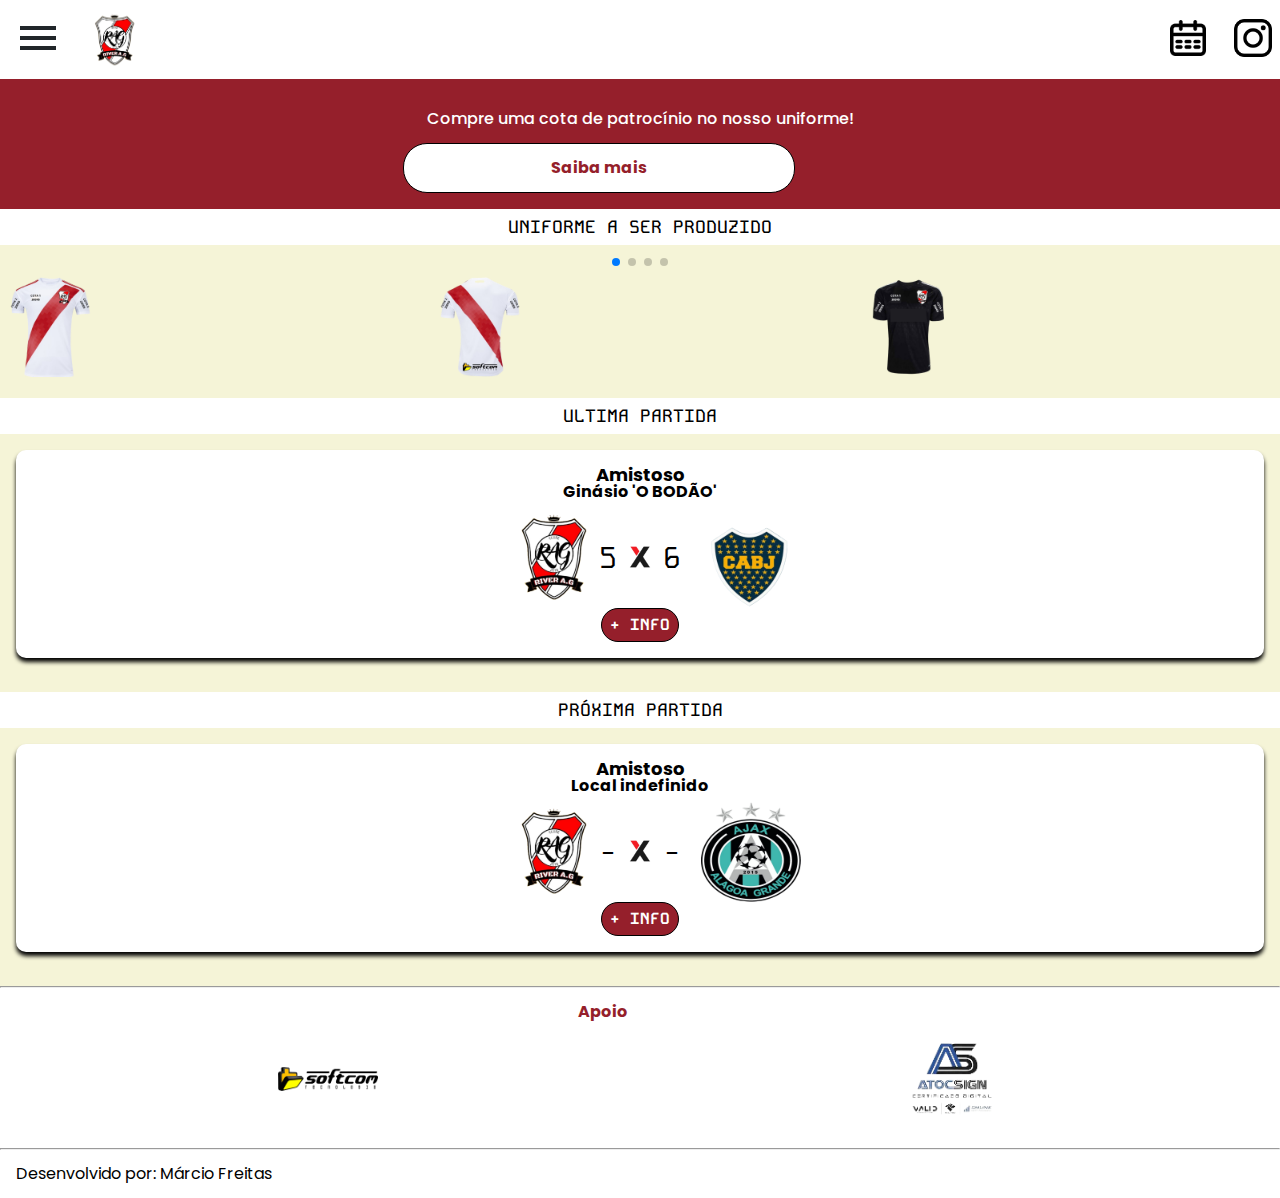
<file: index.html>
<!DOCTYPE html>
<html lang="pt-br">
<head>
    <meta charset="UTF-8">
    <meta name="viewport" content="width=device-width, initial-scale=1.0">
    <title>River A.G</title>
    <link rel="icon" href="./img/riverag.png" type="image/png">
    <link rel="stylesheet" href="reset.css">
    <link rel="preconnect" href="https://fonts.googleapis.com">
    <link rel="preconnect" href="https://fonts.gstatic.com" crossorigin>
    <link href="https://fonts.googleapis.com/css2?family=Kode+Mono:wght@400..700&display=swap" rel="stylesheet">
    <link href="https://fonts.googleapis.com/css2?family=Kode+Mono:wght@400..700&family=Poppins:ital,wght@0,100;0,200;0,300;0,400;0,500;0,600;0,700;0,800;0,900;1,100;1,200;1,300;1,400;1,500;1,600;1,700;1,800;1,900&display=swap" rel="stylesheet">
    <link href="https://fonts.googleapis.com/css2?family=Poppins:wght@300;400;500;700&display=swap" rel="stylesheet">
    <link rel="stylesheet" href="https://cdn.jsdelivr.net/npm/swiper@11/swiper-bundle.min.css"/>
    <link rel="stylesheet" href="styles.css">
</head>

<body>
    <header class="cabeçalho">
        <div class="container">
            
                <input type="checkbox" id="menu" class="container__botao">
                <label for="menu">
                    <span class="cabeçalho__menu-hamburguer container__imagem"></span>
                </label>
            
            <ul class="lista-menu">
                <li class="lista-menu__item">
                    <a href="./pages/partidas.html" class="lista-menu__link">Partidas</a>
                </li>
                <li class="lista-menu__item">
                    <a href="./pages/historia.html" class="lista-menu__link">História</a>
                </li>
                <li class="lista-menu__item">
                    <a href="./pages/elenco.html" class="lista-menu__link">Elenco</a>
                </li>
                <li class="lista-menu__item">
                    <a href="./pages/patrocinadores.html" class="lista-menu__link">Patrocinadores</a>
                </li>
            </ul>
            <img src="img/riverag.png" alt="Logo do River A.G" class="container__imagem">
            
        </div>

        <div class="container">
            <a href="./pages/agenda.html" class="container__link">
                <img src="img/agenda.png" alt="Agenda" class="container__imagem">
                <p class="container__texto">Agenda</p>
            </a>
            <a href="https://www.instagram.com/riveragfutsal" class="container__link">
                <img src="img/contato.png" alt="Contato" class="container__imagem__contato">
                <p class="container__texto">Contato</p>
            </a>
        </div>  
    </header>
    <section class="banner">
       
        <p class="banner__texto">Compre uma cota de patrocínio no nosso uniforme!</p>
        <a href="./pages/patrocinadores.html" class="botoes__ancora">Saiba mais</a>
    </section>

    <section class="carrossel">
        <h2 class="carrossel__titulo">Uniforme a ser produzido</h2>
        <!-- Slider main container -->
    <div class="swiper">
        <!-- Additional required wrapper -->

        <!-- If we need pagination -->
        <div class="swiper-pagination"></div>

        <div class="swiper-wrapper">
        <!-- Slides -->
        <div class="swiper-slide"><img class="carrossel__img" src="img/camisafrente.png" alt="Frente da camisa do River A.G"></div>
        <div class="swiper-slide"><img class="carrossel__img" src="img/camisacostas.png" alt="Costas da camisa do River A.G"></div>
        <div class="swiper-slide"><img class="carrossel__img" src="img/goleirofrente.png" alt="Frente da camisa do River A.G"></div>
        <div class="swiper-slide"><img class="carrossel__img" src="img/goleirocostas.png" alt="Frente da camisa do River A.G"></div>
        <div class="swiper-slide"><img class="carrossel__img" src="img/shortfrente.png" alt="Frente do short do River A.G"></div>
        <div class="swiper-slide"><img class="carrossel__img" src="img/shortcostas.png" alt="Costas do short do River A.G"></div>
        </div>
        
    
        <!-- If we need navigation buttons -->
        <div class="swiper-button-prev"></div>
        <div class="swiper-button-next"></div>
    
    </div>

    </section>

    <section class="carrossel">
        <h2 class="carrossel__titulo">Ultima partida</h2>
    <div class="card">
        <!-- 1º linha -->
        <div class="card__descricao">
            <!-- 1º coluna -->
            <div class="descricao">
                <h2 class="descricao__titulo-jogo">Amistoso </h2>
                <h3 class="descricao__titulo"> Ginásio 'O BODÃO' </h3> 
            </div>   
        </div>        

    <!-- 2º linha -->
        <div class="card__botoes">
            <!-- 1º coluna -->
            <ul class="botoes">
                <li class="botoes__item"><img class="card__img" src="img/riverag.png" alt="Escudo do River A.G>"> </li>
                <li class="botoes__item"><p class="card__placar">5</p></li>
                <li class="botoes__item"><img class="card__x" src="img/x.png" alt="Versus"></li>
                <li class="botoes__item"><p class="card__placar">6</p></li>
                <li class="botoes__item"><img class="card__img" src="img/boca.png" alt="Escudo do Boca Juniors"></li>
            </ul>
        </div>
        
        <div class="card__botoes">
            <a href="./pages/partidas.html" class="botoes__ancora__info">+ INFO</a>
            
        </div>
    </div>        
    </section>

        <!-- DIVISAO -->

    
        <section class="carrossel">
            <h2 class="carrossel__titulo">Próxima partida</h2>
        <div class="card">
            <!-- 1º linha -->
            <div class="card__descricao">
                <!-- 1º coluna -->
                <div class="descricao">
                    <h2 class="descricao__titulo-jogo">Amistoso </h2>
                    <h3 class="descricao__titulo"> Local indefinido </h3> 
                </div>   
            </div>        
    
        <!-- 2º linha -->
            <div class="card__botoes">
                <!-- 1º coluna -->
                <ul class="botoes">
                    <li class="botoes__item"><img class="card__img" src="img/riverag.png" alt="Escudo do River A.G>"> </li>
                    <li class="botoes__item"><p class="card__placar">-</p></li>
                    <li class="botoes__item"><img class="card__x" src="img/x.png" alt="Versus"></li>
                    <li class="botoes__item"><p class="card__placar">-</p></li>
                    <li class="botoes__item"><img class="card__img" src="img/ajax.png" alt="Escudo do Boca Juniors"></li>
                </ul>
            </div>
            
            <div class="card__botoes">
                <a href="./pages/agenda.html" class="botoes__ancora__info">+ INFO</a>
                
            </div>
        </div>        
        </section>

    <hr/>

    <footer class="rodape">
        <h2 class="rodape__apoio">Apoio</h2>
        <div class="rodape__logos">
            <a href="https://www.instagram.com/softcomfranquiavaledaborborema/"><img src="./img/logosoftcom.png" class="rodape__img"></a>
            <a href="https://wa.me/5583991163621"> <img src="./img/logoatoc.png" class="rodape__img"></a>
        </div>
    </footer>
    <hr>
    <footer class="rodape">
        <h2 class="rodape__titulo">Desenvolvido por: Márcio Freitas</h2>
    </footer>   

    <script src="https://cdn.jsdelivr.net/npm/swiper@11/swiper-bundle.min.js">      
    </script>
    <script>
        const swiper = new Swiper('.swiper', {
            spaceBetween: 10,
            slidesPerView: 3,
            pagination: {
                el: ".swiper-pagination" ,
                type: "bullets" ,            
            },    
        });
    </script>  
</body>

</html>
</file>
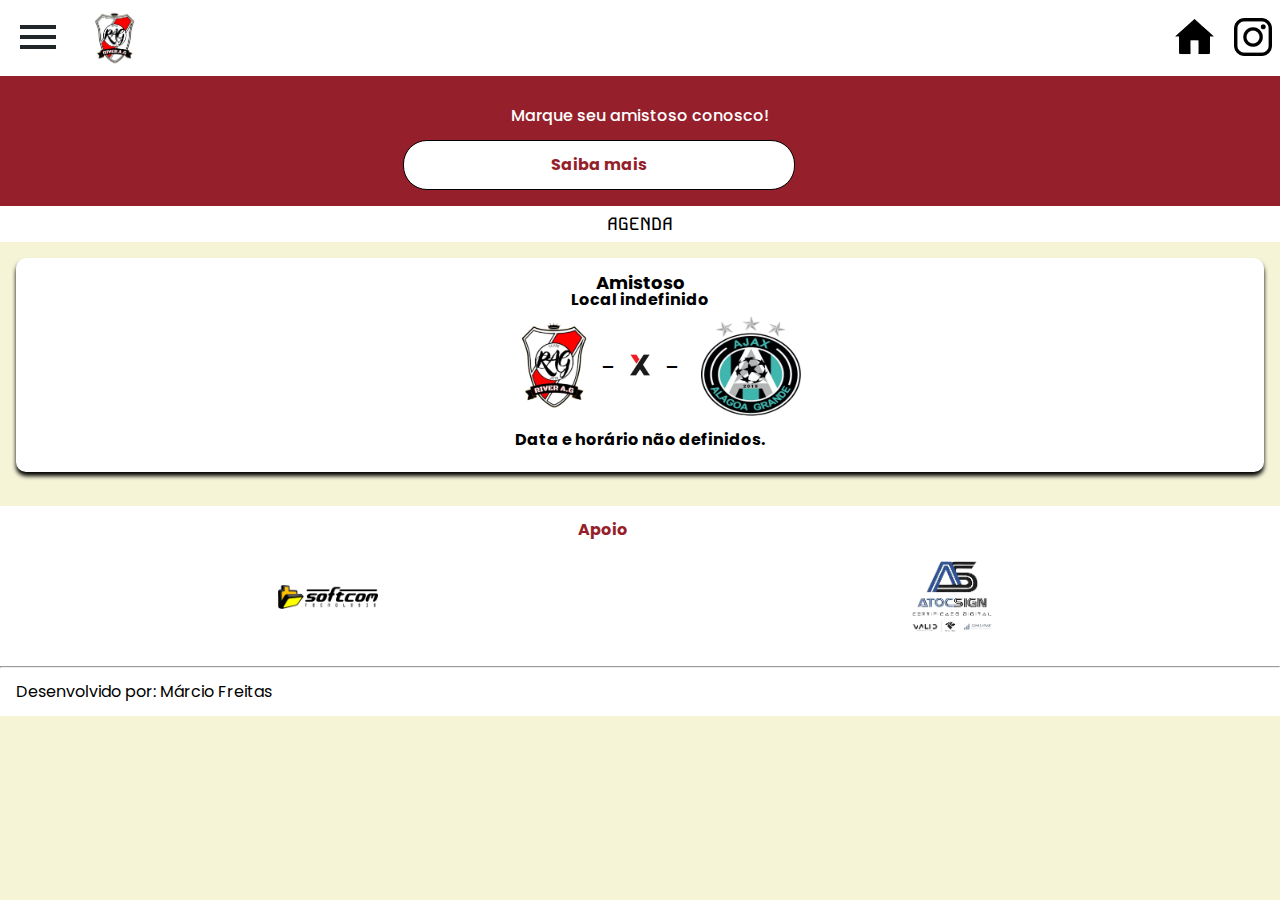
<file: pages/agenda.html>
<!DOCTYPE html>
<html lang="pt-br">
<head>
    <meta charset="UTF-8">
    <meta name="viewport" content="width=device-width, initial-scale=1.0">
    <title>River A.G</title>
    <link rel="icon" href="../img/riverag.png" type="image/png">
    <link rel="stylesheet" href="../reset.css">
    <link rel="preconnect" href="https://fonts.googleapis.com">
    <link rel="preconnect" href="https://fonts.gstatic.com" crossorigin>
    <link href="https://fonts.googleapis.com/css2?family=Kode+Mono:wght@400..700&display=swap" rel="stylesheet">
    <link href="https://fonts.googleapis.com/css2?family=Kode+Mono:wght@400..700&family=Poppins:ital,wght@0,100;0,200;0,300;0,400;0,500;0,600;0,700;0,800;0,900;1,100;1,200;1,300;1,400;1,500;1,600;1,700;1,800;1,900&display=swap" rel="stylesheet">
    <link href="https://fonts.googleapis.com/css2?family=Poppins:wght@300;400;500;700&display=swap" rel="stylesheet">
    <link rel="stylesheet" href="https://cdn.jsdelivr.net/npm/swiper@11/swiper-bundle.min.css"/>
    <link rel="stylesheet" href="../styles.css">
</head>

<body>
    <header class="cabeçalho">
        <div class="container">
            
                <input type="checkbox" id="menu" class="container__botao">
                <label for="menu">
                    <span class="cabeçalho__menu-hamburguer container__imagem"></span>
                </label>
            
            <ul class="lista-menu">
                <li class="lista-menu__item">
                    <a href="../pages/partidas.html" class="lista-menu__link">Partidas</a>
                </li>
                <li class="lista-menu__item">
                    <a href="../pages/historia.html" class="lista-menu__link">História</a>
                </li>
                <li class="lista-menu__item">
                    <a href="../pages/elenco.html" class="lista-menu__link">Elenco</a>
                </li>
                <li class="lista-menu__item">
                    <a href="../pages/patrocinadores.html" class="lista-menu__link">Patrocinadores</a>
                </li>
            </ul>
            <img src="../img/riverag.png" alt="Logo do River A.G" class="container__imagem">
            
        </div>

        <div class="container">
            <a href="../index.html" class="container__link">
                <img src="../img/home.png" alt="Home" class="container__imagem__home">
                <p class="container__texto">Home</p>
            </a>
            <a href="https://www.instagram.com/riveragfutsal" class="container__link">
                <img src="../img/contato.png" alt="Contato" class="container__imagem__contato">
                <p class="container__texto">Contato</p>
            </a>
        </div>  
    </header>
    <section class="banner">
       
        <p class="banner__texto">Marque seu amistoso conosco!</p>
        <a href="https://www.instagram.com/riveragfutsal" class="botoes__ancora">Saiba mais</a>
    </section>

    <section class="carrossel">
        <h2 class="carrossel__titulo">Agenda</h2>

        <div class="card">
            <!-- 1º linha -->
            <div class="card__descricao">
                <!-- 1º coluna -->
                <div class="descricao">
                    <h2 class="descricao__titulo-jogo">Amistoso </h2>
                    <h3 class="descricao__titulo"> Local indefinido </h3> 
                </div>   
            </div>        
    
        <!-- 2º linha -->
            <div class="card__botoes">
                <!-- 1º coluna -->
                <ul class="botoes">
                    <li class="botoes__item"><img class="card__img" src="../img/riverag.png" alt="Escudo do River A.G>"> </li>
                    <li class="botoes__item"><p class="card__placar">-</p></li>
                    <li class="botoes__item"><img class="card__x" src="../img/x.png" alt="Versus"></li>
                    <li class="botoes__item"><p class="card__placar">-</p></li>
                    <li class="botoes__item"><img class="card__img" src="../img/ajax.png" alt="Escudo do Boca Juniors"></li>
                </ul>
            </div>
            
            <div class="card__descricao">
                <!-- 1º coluna -->
                <div class="descricao">
                    <br>
                    <h3 class="descricao__titulo"> Data e horário não definidos. </h3> 
                </div>   
            </div>        
    
    </section>
    <footer class="rodape">
        <h2 class="rodape__apoio">Apoio</h2>
        <div class="rodape__logos">
            <a href="https://www.instagram.com/softcomfranquiavaledaborborema/"><img src="../img/logosoftcom.png" class="rodape__img"></a>
            <a href="https://wa.me/5583991163621"> <img src="../img/logoatoc.png" class="rodape__img"></a>
        </div>
    </footer>
    <hr>
    <footer class="rodape">
        <h2 class="rodape__titulo">Desenvolvido por: Márcio Freitas</h2>
    </footer>   

    <script src="https://cdn.jsdelivr.net/npm/swiper@11/swiper-bundle.min.js">      
    </script>
    <script>
        const swiper = new Swiper('.swiper', {
            spaceBetween: 10,
            slidesPerView: 3,
            pagination: {
                el: ".swiper-pagination" ,
                type: "bullets" ,            
            },    
        });
    </script>  
</body>

</html>
</file>
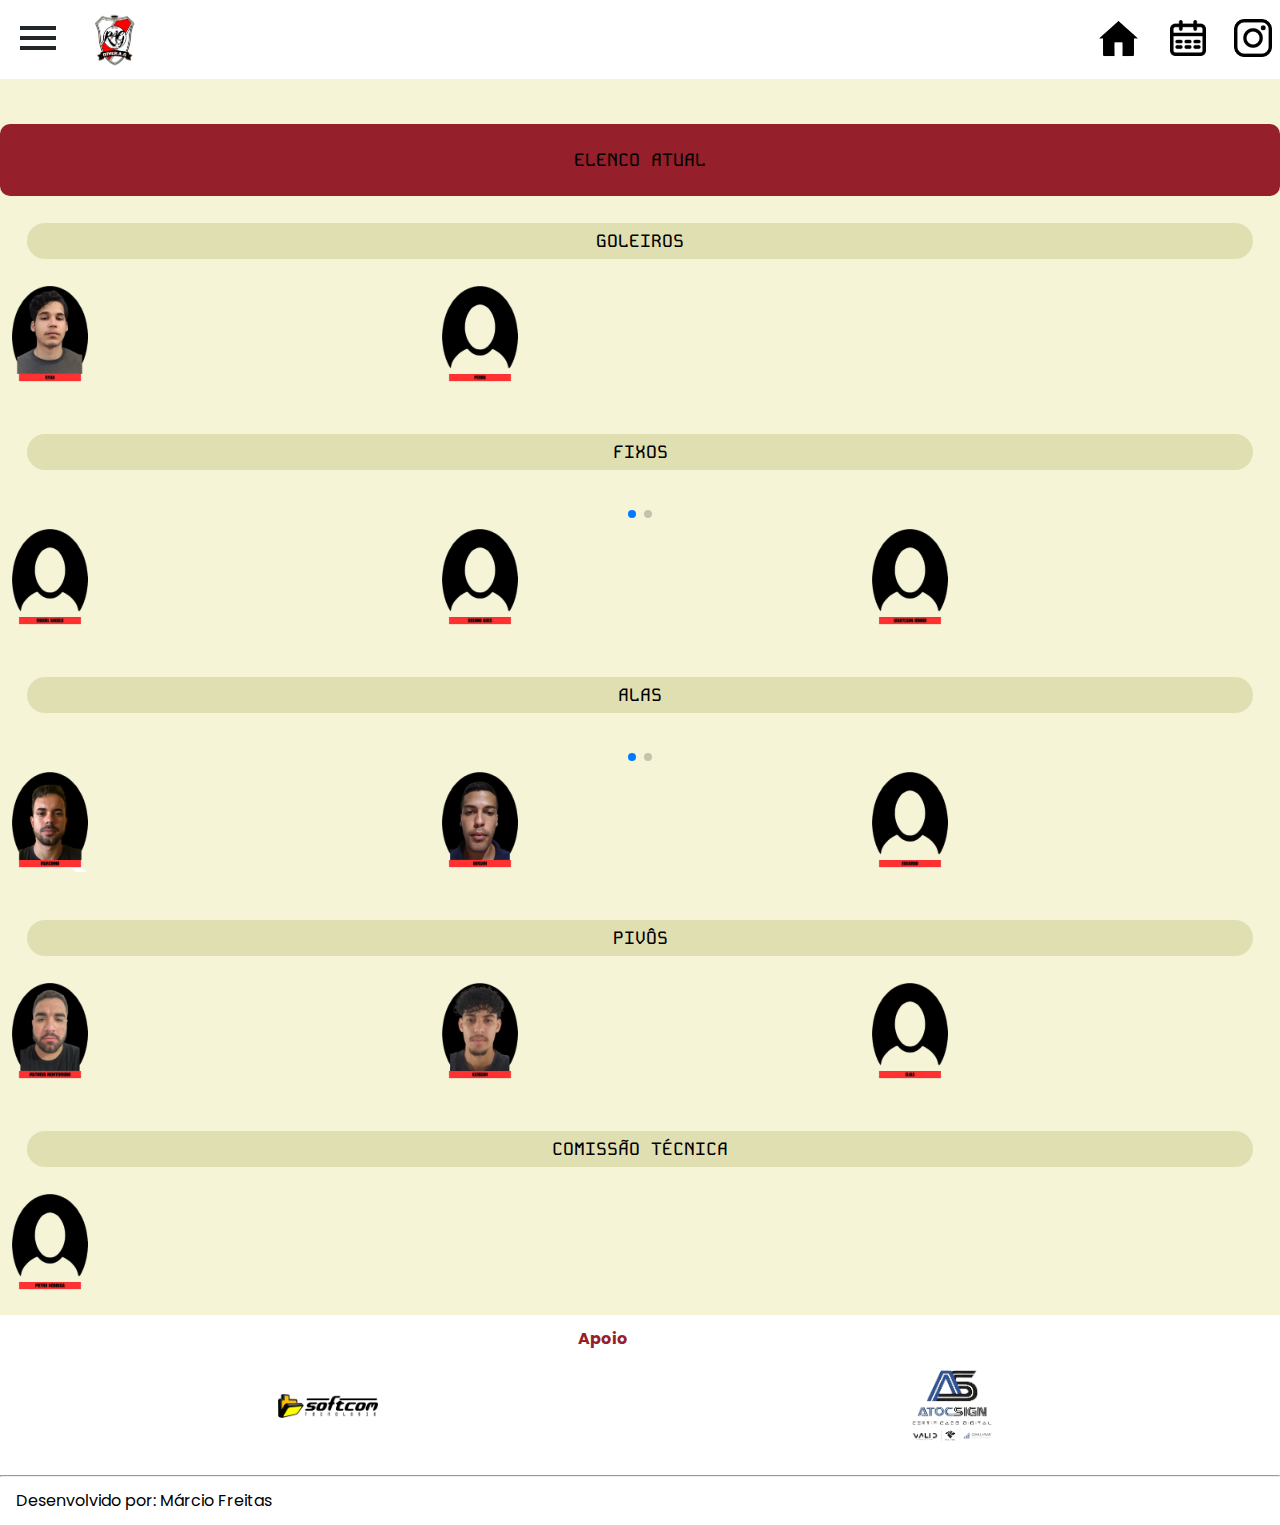
<file: pages/elenco.html>
<!DOCTYPE html>
<html lang="pt-br">
<head>
    <meta charset="UTF-8">
    <meta name="viewport" content="width=device-width, initial-scale=1.0">
    <title>River A.G</title>
    <link rel="icon" href="../img/riverag.png" type="image/png">
    <link rel="stylesheet" href="../reset.css">
    <link rel="preconnect" href="https://fonts.googleapis.com">
    <link rel="preconnect" href="https://fonts.gstatic.com" crossorigin>
    <link href="https://fonts.googleapis.com/css2?family=Kode+Mono:wght@400..700&display=swap" rel="stylesheet">
    <link href="https://fonts.googleapis.com/css2?family=Kode+Mono:wght@400..700&family=Poppins:ital,wght@0,100;0,200;0,300;0,400;0,500;0,600;0,700;0,800;0,900;1,100;1,200;1,300;1,400;1,500;1,600;1,700;1,800;1,900&display=swap" rel="stylesheet">
    <link href="https://fonts.googleapis.com/css2?family=Poppins:wght@300;400;500;700&display=swap" rel="stylesheet">
    <link rel="stylesheet" href="https://cdn.jsdelivr.net/npm/swiper@11/swiper-bundle.min.css"/>
    <link rel="stylesheet" href="../styles.css">
</head>

<body>
    <header class="cabeçalho">
        <div class="container">
            
                <input type="checkbox" id="menu" class="container__botao">
                <label for="menu">
                    <span class="cabeçalho__menu-hamburguer container__imagem"></span>
                </label>
            
            <ul class="lista-menu">
                <li class="lista-menu__item">
                    <a href="../pages/partidas.html" class="lista-menu__link">Partidas</a>
                </li>
                <li class="lista-menu__item">
                    <a href="../pages/historia.html" class="lista-menu__link">História</a>
                </li>
                <li class="lista-menu__item">
                    <a href="../pages/elenco.html" class="lista-menu__link">Elenco</a>
                </li>
                <li class="lista-menu__item">
                    <a href="../pages/patrocinadores.html" class="lista-menu__link">Patrocinadores</a>
                </li>
            </ul>
            <img src="../img/riverag.png" alt="Logo do River A.G" class="container__imagem">
            
        </div>

        <div class="container">
            <a href="../index.html" class="container__link">
                <img src="../img/home.png" alt="Home" class="container__imagem__home">
                <p class="container__texto">Home</p>
            </a>
            <a href="../pages/agenda.html" class="container__link">
                <img src="../img/agenda.png" alt="Agenda"  class="container__imagem">
                <p class="container__texto">Agenda</p>
            </a>
            <a href="https://www.instagram.com/riveragfutsal" class="container__link">
                <img src="../img/contato.png" alt="Contato" class="container__imagem__contato">
                <p class="container__texto">Contato</p>
            </a>
        </div>  
    </header>
   

        <h2 class="carrossel__titulo carrossel__titulo__elenco">ELENCO ATUAL</h2>

        <section class="carrossel">
            <h2 class="carrossel__titulo__beneficios">Goleiros</h2>
            <div class="swiper">
                <!-- Additional required wrapper -->
        
                <!-- If we need pagination -->
                <div class="swiper-pagination"></div>
        
                <div class="swiper-wrapper">
                <!-- Slides -->
                <div class="swiper-slide"><img class="carrossel__img" src="..//img/ryan.png"></div>
                <div class="swiper-slide"><img class="carrossel__img" src="..//img/pedro.png"></div>
                </div>
                
            
                <!-- If we need navigation buttons -->
                <div class="swiper-button-prev"></div>
                <div class="swiper-button-next"></div>
            
            </div>
        </section>

        <section class="carrossel">
            <h2 class="carrossel__titulo__beneficios">Fixos</h2>
            <div class="swiper">
                <!-- Additional required wrapper -->
        
                <!-- If we need pagination -->
                <div class="swiper-pagination"></div>
        
                <div class="swiper-wrapper">
                <!-- Slides -->
                <div class="swiper-slide"><img class="carrossel__img" src="..//img/miguel.png"></div>
                <div class="swiper-slide"><img class="carrossel__img" src="..//img/brenno.png"></div>
                <div class="swiper-slide"><img class="carrossel__img" src="..//img/juninho.png"></div>
                <div class="swiper-slide"><img class="carrossel__img" src="..//img/patrick.png"></div>
                </div>
                
            
                <!-- If we need navigation buttons -->
                <div class="swiper-button-prev"></div>
                <div class="swiper-button-next"></div>
            
            </div>
        </section>

        <section class="carrossel">
            <h2 class="carrossel__titulo__beneficios">Alas</h2>
            <div class="swiper">
                <!-- Additional required wrapper -->
        
                <!-- If we need pagination -->
                <div class="swiper-pagination"></div>
        
                <div class="swiper-wrapper">
                <!-- Slides -->
                <div class="swiper-slide"><img class="carrossel__img" src="..//img/marcio.png"></div>
                <div class="swiper-slide"><img class="carrossel__img" src="..//img/gerson.png"></div>
                <div class="swiper-slide"><img class="carrossel__img" src="..//img/edu.png"></div>
                <div class="swiper-slide"><img class="carrossel__img" src="..//img/aluisio.png"></div>
                </div>
                
            
                <!-- If we need navigation buttons -->
                <div class="swiper-button-prev"></div>
                <div class="swiper-button-next"></div>
            
            </div>
        </section>

        <section class="carrossel">
            <h2 class="carrossel__titulo__beneficios">Pivôs</h2>
            <div class="swiper">
                <!-- Additional required wrapper -->
        
                <!-- If we need pagination -->
                <div class="swiper-pagination"></div>
        
                <div class="swiper-wrapper">
                <!-- Slides -->
                <div class="swiper-slide"><img class="carrossel__img" src="..//img/montenegro.png"></div>
                <div class="swiper-slide"><img class="carrossel__img" src="..//img/klebson.png"></div>
                <div class="swiper-slide"><img class="carrossel__img" src="..//img/elias.png"></div>
                </div>
                
            
                <!-- If we need navigation buttons -->
                <div class="swiper-button-prev"></div>
                <div class="swiper-button-next"></div>
            
            </div>
        </section>

        <section class="carrossel">
            <h2 class="carrossel__titulo__beneficios">Comissão Técnica</h2>
            <div class="swiper">
                <!-- Additional required wrapper -->
        
                <!-- If we need pagination -->
                <div class="swiper-pagination"></div>
        
                <div class="swiper-wrapper">
                <!-- Slides -->
                <div class="swiper-slide"><img class="carrossel__img" src="..//img/pietro.png"></div>
                </div>
                
            
                <!-- If we need navigation buttons -->
                <div class="swiper-button-prev"></div>
                <div class="swiper-button-next"></div>
            
            </div>
        </section>
    

        <footer class="rodape">
            <h2 class="rodape__apoio">Apoio</h2>
            <div class="rodape__logos">
                <a href="https://www.instagram.com/softcomfranquiavaledaborborema/"><img src="../img/logosoftcom.png" class="rodape__img"></a>
                <a href="https://wa.me/5583991163621"> <img src="../img/logoatoc.png" class="rodape__img"></a>
            </div>
        </footer>
        <hr>
        <footer class="rodape">
            <h2 class="rodape__titulo">Desenvolvido por: Márcio Freitas</h2>
        </footer>   

    <script src="https://cdn.jsdelivr.net/npm/swiper@11/swiper-bundle.min.js">      
    </script>
    <script>
        const swiper = new Swiper('.swiper', {
            spaceBetween: 10,
            slidesPerView: 3,
            pagination: {
                el: ".swiper-pagination" ,
                type: "bullets" ,            
            },    
        });
    </script>  
</body>

</html>
</file>
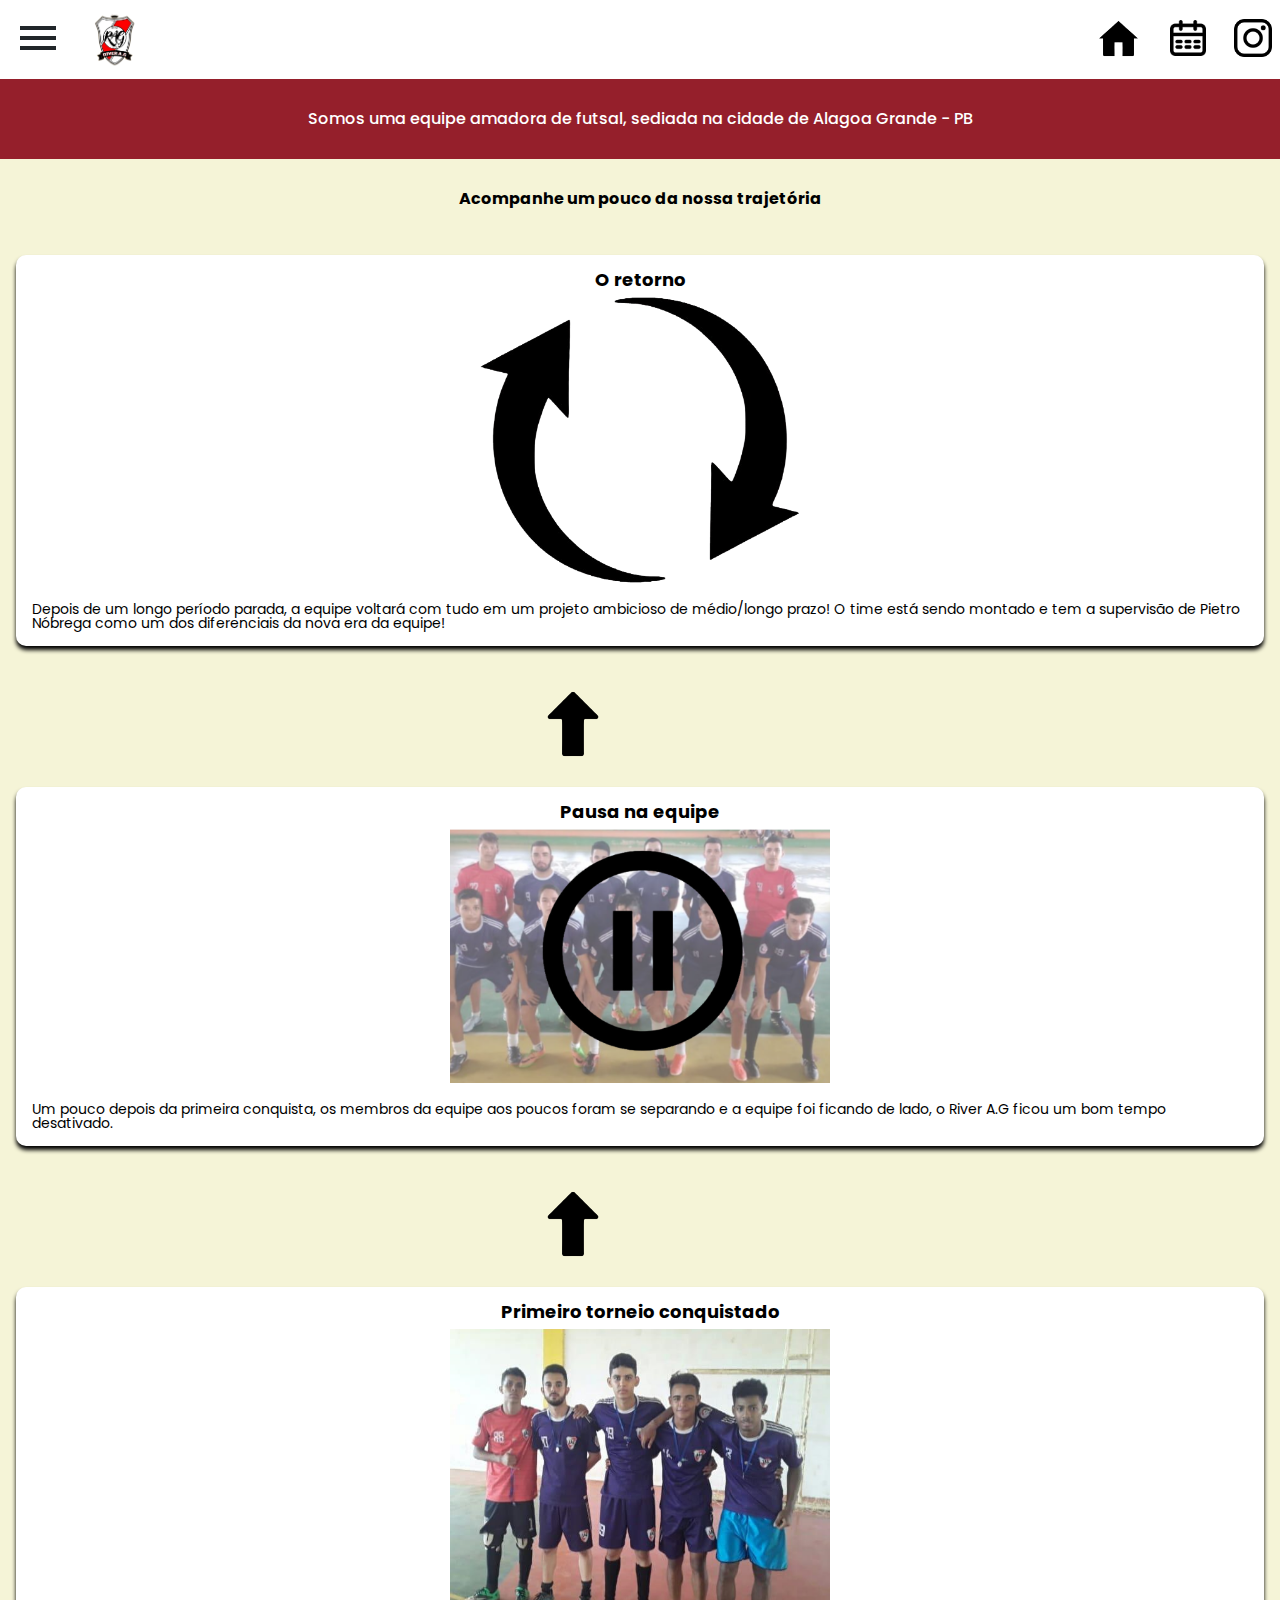
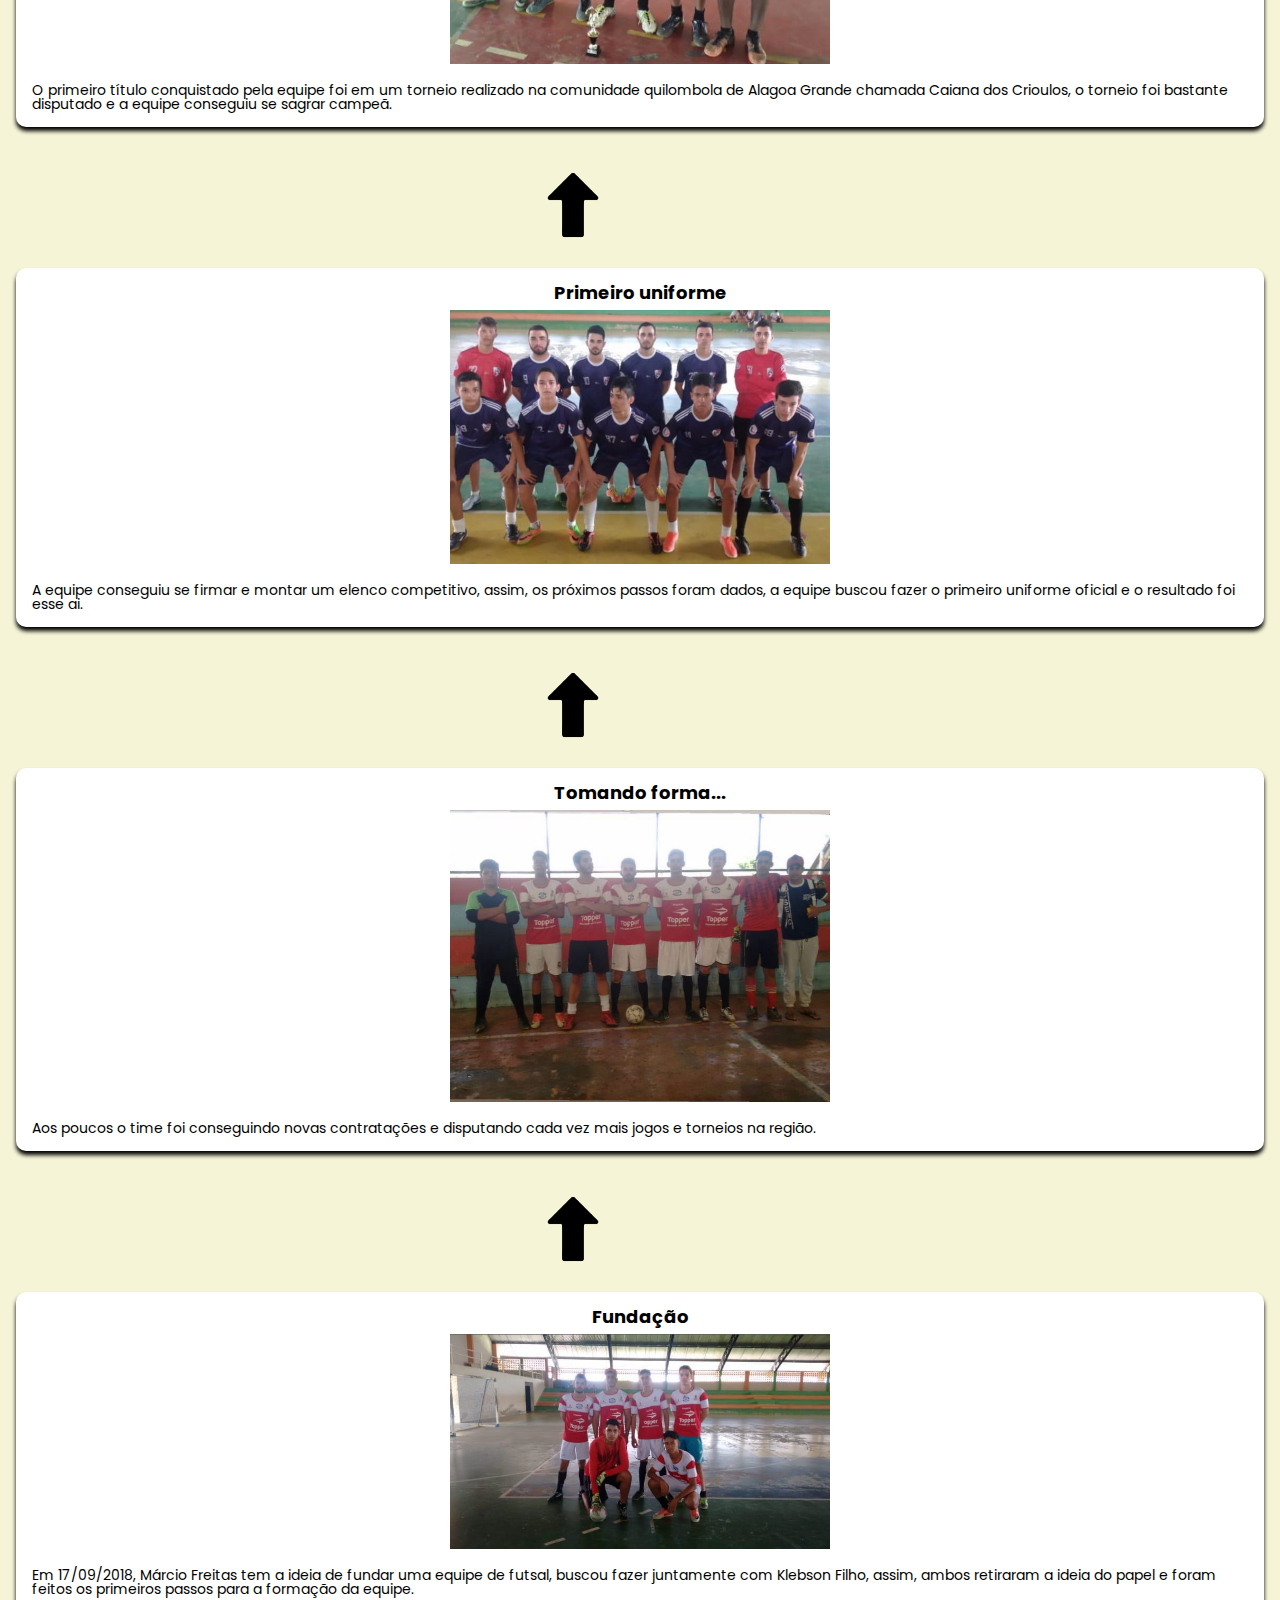
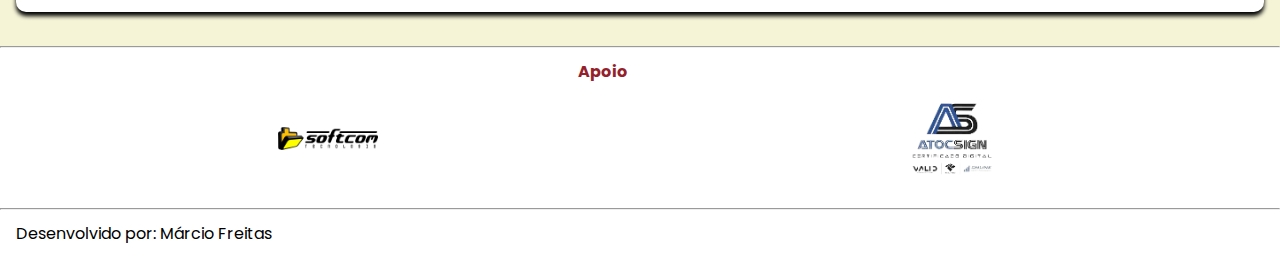
<file: pages/historia.html>
<!DOCTYPE html>
<html lang="pt-br">
<head>
    <meta charset="UTF-8">
    <meta name="viewport" content="width=device-width, initial-scale=1.0">
    <title>River A.G</title>
    <link rel="icon" href="../img/riverag.png" type="image/png">
    <link rel="stylesheet" href="../reset.css">
    <link rel="preconnect" href="https://fonts.googleapis.com">
    <link rel="preconnect" href="https://fonts.gstatic.com" crossorigin>
    <link href="https://fonts.googleapis.com/css2?family=Kode+Mono:wght@400..700&display=swap" rel="stylesheet">
    <link href="https://fonts.googleapis.com/css2?family=Kode+Mono:wght@400..700&family=Poppins:ital,wght@0,100;0,200;0,300;0,400;0,500;0,600;0,700;0,800;0,900;1,100;1,200;1,300;1,400;1,500;1,600;1,700;1,800;1,900&display=swap" rel="stylesheet">
    <link href="https://fonts.googleapis.com/css2?family=Poppins:wght@300;400;500;700&display=swap" rel="stylesheet">
    <link rel="stylesheet" href="https://cdn.jsdelivr.net/npm/swiper@11/swiper-bundle.min.css"/>
    <link rel="stylesheet" href="../styles.css">
</head>

<body>
    <header class="cabeçalho">
        <div class="container">
            
                <input type="checkbox" id="menu" class="container__botao">
                <label for="menu">
                    <span class="cabeçalho__menu-hamburguer container__imagem"></span>
                </label>
            
            <ul class="lista-menu">
                <li class="lista-menu__item">
                    <a href="../pages/partidas.html" class="lista-menu__link">Partidas</a>
                </li>
                <li class="lista-menu__item">
                    <a href="../pages/historia.html" class="lista-menu__link">História</a>
                </li>
                <li class="lista-menu__item">
                    <a href="../pages/elenco.html" class="lista-menu__link">Elenco</a>
                </li>
                <li class="lista-menu__item">
                    <a href="../pages/patrocinadores.html" class="lista-menu__link">Patrocinadores</a>
                </li>
            </ul>
            <img src="../img/riverag.png" alt="Logo do River A.G" class="container__imagem">
            
        </div>

        <div class="container">

            <a href="../index.html" class="container__link">
                <img src="../img/home.png" alt="Home" class="container__imagem__home">
                <p class="container__texto">Home</p>
            </a>
            <a href="../pages/agenda.html" class="container__link">
                <img src="../img/agenda.png" alt="Agenda" class="container__imagem">
                <p class="container__texto">Agenda</p>
            </a>
            <a href="https://www.instagram.com/riveragfutsal" class="container__link">
                <img src="../img/contato.png" alt="Contato" class="container__imagem__contato">
                <p class="container__texto">Contato</p>
            </a>
        </div>  
    </header>

    <section class="banner">
       
        <p class="banner__texto">Somos uma equipe amadora de futsal, sediada na cidade de Alagoa Grande - PB</p>
    
    </section>

    <section class="banner info">
       
        <p class="banner__texto info__texto">Acompanhe um pouco da nossa trajetória
            </p>

    
    </section>

    

    <section class="carrossel">
        <div class="card">
            <!-- 1º linha -->
            <div class="card__descricao">
                <!-- 1º coluna -->
                <div class="descricao">
                    <h2 class="descricao__titulo-jogo">O retorno</h2>
                </div>   
            </div>        
    
        <!-- 2º linha -->
            <div class="card__botoes">
                <!-- 1º coluna -->
                <ul class="botoes">
                    <li class="evento"><img class="evento__img retorno"  src="../img/renovacao.png"></li>
                </ul>
            </div>
    
            <div class="descricao">
                <br>
                <h3 class="descricao__texto"> Depois de um longo período parada, a equipe voltará com tudo em um projeto ambicioso de médio/longo prazo! O time está sendo montado e tem a supervisão de Pietro Nóbrega como um dos diferenciais da nova era da equipe! </h3> 
            </div>   
            
        </div>        
        </section>

    <div class="seta">
        <img class="seta__img" src="..//img/seta.png">
    </div>

    <section class="carrossel">
        <div class="card">
            <!-- 1º linha -->
            <div class="card__descricao">
                <!-- 1º coluna -->
                <div class="descricao">
                    <h2 class="descricao__titulo-jogo">Pausa na equipe</h2>
                </div>   
            </div>        
    
        <!-- 2º linha -->
            <div class="card__botoes">
                <!-- 1º coluna -->
                <ul class="botoes">
                    <li class="evento"><img class="evento__img" src="../img/pause.png"></li>
                </ul>
            </div>
    
            <div class="descricao">
                <br>
                <h3 class="descricao__texto"> Um pouco depois da primeira conquista, os membros da equipe aos poucos foram se separando e a equipe foi ficando de lado, o River A.G ficou um bom tempo desativado. </h3> 
            </div>   
            
        </div>        
        </section>

    <div class="seta">
        <img class="seta__img" src="..//img/seta.png">
    </div>

    <section class="carrossel">
        <div class="card">
            <!-- 1º linha -->
            <div class="card__descricao">
                <!-- 1º coluna -->
                <div class="descricao">
                    <h2 class="descricao__titulo-jogo">Primeiro torneio conquistado</h2>
                </div>   
            </div>        
    
        <!-- 2º linha -->
            <div class="card__botoes">
                <!-- 1º coluna -->
                <ul class="botoes">
                    <li class="evento"><img class="evento__img" src="../img/campeoes.png"></li>
                </ul>
            </div>
    
            <div class="descricao">
                <br>
                <h3 class="descricao__texto"> O primeiro título conquistado pela equipe foi em um torneio realizado na comunidade quilombola de Alagoa Grande chamada Caiana dos Crioulos, o torneio foi bastante disputado e a equipe conseguiu se sagrar campeã. </h3> 
            </div>   
            
        </div>        
        </section>

    <div class="seta">
        <img class="seta__img" src="..//img/seta.png">
    </div>

    <section class="carrossel">
        <div class="card">
            <!-- 1º linha -->
            <div class="card__descricao">
                <!-- 1º coluna -->
                <div class="descricao">
                    <h2 class="descricao__titulo-jogo">Primeiro uniforme</h2>
                </div>   
            </div>        
    
        <!-- 2º linha -->
            <div class="card__botoes">
                <!-- 1º coluna -->
                <ul class="botoes">
                    <li class="evento"><img class="evento__img" src="../img/uniforme.png"></li>
                </ul>
            </div>
    
            <div class="descricao">
                <br>
                <h3 class="descricao__texto"> A equipe conseguiu se firmar e montar um elenco competitivo, assim, os próximos passos foram dados, a equipe buscou fazer o primeiro uniforme oficial e o resultado foi esse ai.  </h3> 
            </div>   
            
        </div>        
        </section>

    <div class="seta">
        <img class="seta__img" src="..//img/seta.png">
    </div>

    <section class="carrossel">
        <div class="card">
            <!-- 1º linha -->
            <div class="card__descricao">
                <!-- 1º coluna -->
                <div class="descricao">
                    <h2 class="descricao__titulo-jogo">Tomando forma...</h2>
                </div>   
            </div>        
    
        <!-- 2º linha -->
            <div class="card__botoes">
                <!-- 1º coluna -->
                <ul class="botoes">
                    <li class="evento"><img class="evento__img" src="../img/melhorando.png"></li>
                </ul>
            </div>
    
            <div class="descricao">
                <br>
                <h3 class="descricao__texto"> Aos poucos o time foi conseguindo novas contratações e disputando cada vez mais jogos e torneios na região.  </h3> 
            </div>   
            
        </div>        
        </section>

    <div class="seta">
        <img class="seta__img" src="..//img/seta.png">
    </div>

    <section class="carrossel">
    <div class="card">
        <!-- 1º linha -->
        <div class="card__descricao">
            <!-- 1º coluna -->
            <div class="descricao">
                <h2 class="descricao__titulo-jogo">Fundação</h2>
            </div>   
        </div>        

    <!-- 2º linha -->
        <div class="card__botoes">
            <!-- 1º coluna -->
            <ul class="botoes">
                <li class="evento"><img class="evento__img" src="../img/fundacao.png"></li>
            </ul>
        </div>

        <div class="descricao">
            <br>
            <h3 class="descricao__texto"> Em 17/09/2018, Márcio Freitas tem a ideia de fundar uma equipe de futsal, buscou fazer juntamente com Klebson Filho, assim, ambos retiraram a ideia do papel e foram feitos os primeiros passos para a formação da equipe. </h3> 
        </div>   
        
    </div>        
    </section>

        <!-- DIVISAO -->

    
       

    <hr/>

    <footer class="rodape">
        <h2 class="rodape__apoio">Apoio</h2>
        <div class="rodape__logos">
            <a href="https://www.instagram.com/softcomfranquiavaledaborborema/"><img src="../img/logosoftcom.png" class="rodape__img"></a>
            <a href="https://wa.me/5583991163621"> <img src="../img/logoatoc.png" class="rodape__img"></a>
        </div>
    </footer>
    <hr>
    <footer class="rodape">
        <h2 class="rodape__titulo">Desenvolvido por: Márcio Freitas</h2>
    </footer>   
    <script src="https://cdn.jsdelivr.net/npm/swiper@11/swiper-bundle.min.js">      
    </script>
    <script>
        const swiper = new Swiper('.swiper', {
            spaceBetween: 10,
            slidesPerView: 3,
            pagination: {
                el: ".swiper-pagination" ,
                type: "bullets" ,            
            },    
        });
    </script>  
</body>

</html>
</file>
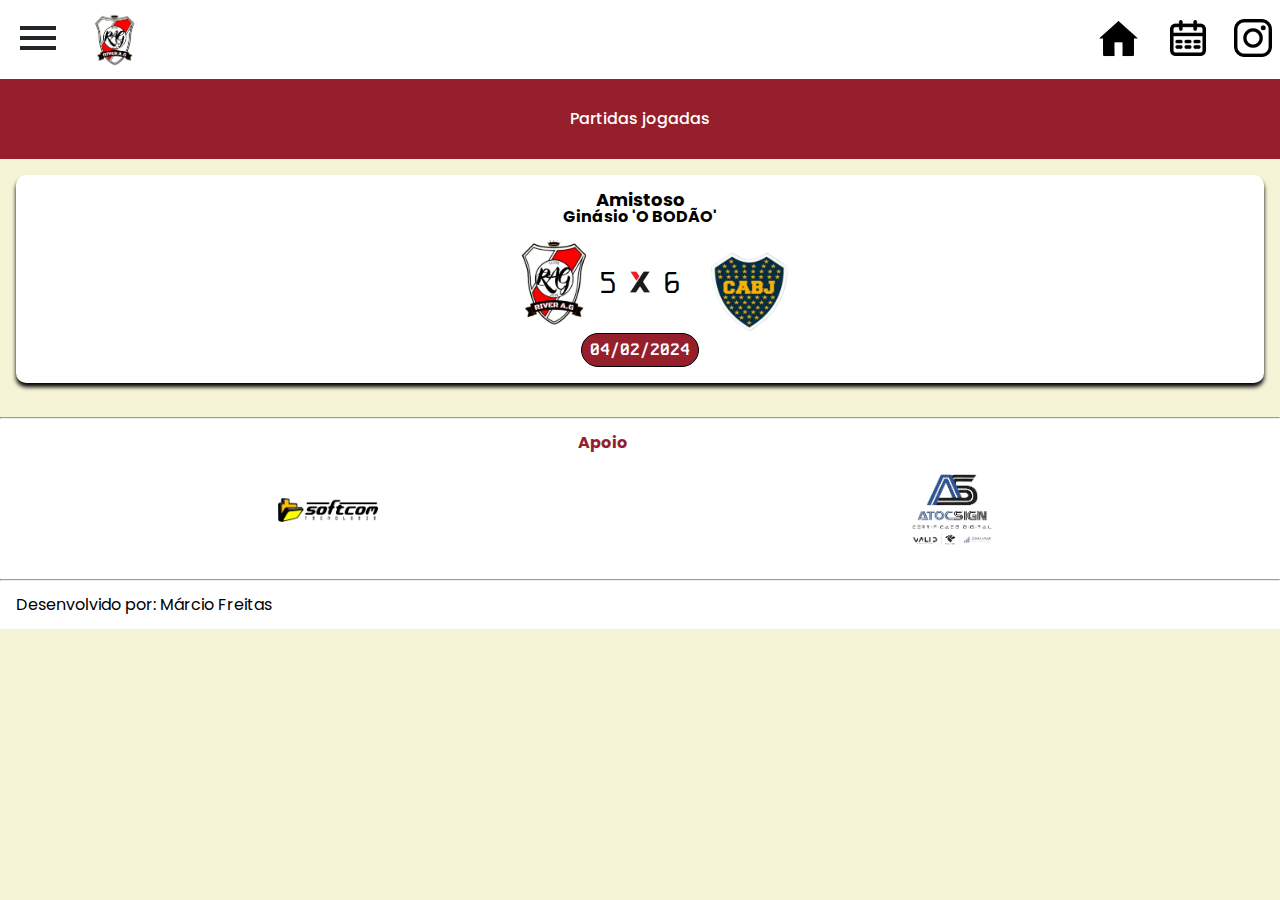
<file: pages/partidas.html>
<!DOCTYPE html>
<html lang="pt-br">
<head>
    <meta charset="UTF-8">
    <meta name="viewport" content="width=device-width, initial-scale=1.0">
    <title>River A.G</title>
    <link rel="icon" href="../img/riverag.png" type="image/png">
    <link rel="stylesheet" href="../reset.css">
    <link rel="preconnect" href="https://fonts.googleapis.com">
    <link rel="preconnect" href="https://fonts.gstatic.com" crossorigin>
    <link href="https://fonts.googleapis.com/css2?family=Kode+Mono:wght@400..700&display=swap" rel="stylesheet">
    <link href="https://fonts.googleapis.com/css2?family=Kode+Mono:wght@400..700&family=Poppins:ital,wght@0,100;0,200;0,300;0,400;0,500;0,600;0,700;0,800;0,900;1,100;1,200;1,300;1,400;1,500;1,600;1,700;1,800;1,900&display=swap" rel="stylesheet">
    <link href="https://fonts.googleapis.com/css2?family=Poppins:wght@300;400;500;700&display=swap" rel="stylesheet">
    <link rel="stylesheet" href="https://cdn.jsdelivr.net/npm/swiper@11/swiper-bundle.min.css"/>
    <link rel="stylesheet" href="../styles.css">
</head>

<body>
    <header class="cabeçalho">
        <div class="container">
            
                <input type="checkbox" id="menu" class="container__botao">
                <label for="menu">
                    <span class="cabeçalho__menu-hamburguer container__imagem"></span>
                </label>
            
            <ul class="lista-menu">
                <li class="lista-menu__item">
                    <a href="../pages/partidas.html" class="lista-menu__link">Partidas</a>
                </li>
                <li class="lista-menu__item">
                    <a href="../pages/historia.html" class=lista-menu__link>História</a>
                </li>
                <li class="lista-menu__item">
                    <a href="../pages/elenco.html" class="lista-menu__link">Elenco</a>
                </li>
                <li class="lista-menu__item">
                    <a href="../pages/patrocinadores.html" class="lista-menu__link">Patrocinadores</a>
                </li>
            </ul>
            <img src="../img/riverag.png" alt="Logo do River A.G" class="container__imagem">
            
        </div>

        <div class="container">

            <a href="../index.html" class="container__link">
                <img src="../img/home.png" alt="Home" class="container__imagem__home">
                <p class="container__texto">Home</p>
            </a>
            <a href="../pages/agenda.html" class="container__link">
                <img src="../img/agenda.png" alt="Agenda" class="container__imagem">
                <p class="container__texto">Agenda</p>
            </a>
            <a href="https://www.instagram.com/riveragfutsal" class="container__link">
                <img src="../img/contato.png" alt="Contato" class="container__imagem__contato">
                <p class="container__texto">Contato</p>
            </a>
        </div>  
    </header>
    <section class="banner">
       
        <p class="banner__texto">Partidas jogadas</p>
    
    </section>


    <section class="carrossel">
    <div class="card">
        <!-- 1º linha -->
        <div class="card__descricao">
            <!-- 1º coluna -->
            <div class="descricao">
                <h2 class="descricao__titulo-jogo">Amistoso </h2>
                <h3 class="descricao__titulo"> Ginásio 'O BODÃO' </h3> 
            </div>   
        </div>        

    <!-- 2º linha -->
        <div class="card__botoes">
            <!-- 1º coluna -->
            <ul class="botoes">
                <li class="botoes__item"><img class="card__img" src="../img/riverag.png" alt="Escudo do River A.G>"> </li>
                <li class="botoes__item"><p class="card__placar">5</p></li>
                <li class="botoes__item"><img class="card__x" src="../img/x.png" alt="Versus"></li>
                <li class="botoes__item"><p class="card__placar">6</p></li>
                <li class="botoes__item"><img class="card__img" src="../img/boca.png" alt="Escudo do Boca Juniors"></li>
            </ul>
        </div>
        
        <div class="card__botoes">
            <a href="#" class="botoes__ancora__info">04/02/2024</a>
            
        </div>
    </div>        
    </section>

        <!-- DIVISAO -->

    
       

    <hr/>

    <footer class="rodape">
        <h2 class="rodape__apoio">Apoio</h2>
        <div class="rodape__logos">
            <a href="https://www.instagram.com/softcomfranquiavaledaborborema/"><img src="../img/logosoftcom.png" class="rodape__img"></a>
            <a href="https://wa.me/5583991163621"> <img src="../img/logoatoc.png" class="rodape__img"></a>
        </div>
    </footer>
    <hr>
    <footer class="rodape">
        <h2 class="rodape__titulo">Desenvolvido por: Márcio Freitas</h2>
    </footer>   

    <script src="https://cdn.jsdelivr.net/npm/swiper@11/swiper-bundle.min.js">      
    </script>
    <script>
        const swiper = new Swiper('.swiper', {
            spaceBetween: 10,
            slidesPerView: 3,
            pagination: {
                el: ".swiper-pagination" ,
                type: "bullets" ,            
            },    
        });
    </script>  
</body>

</html>
</file>
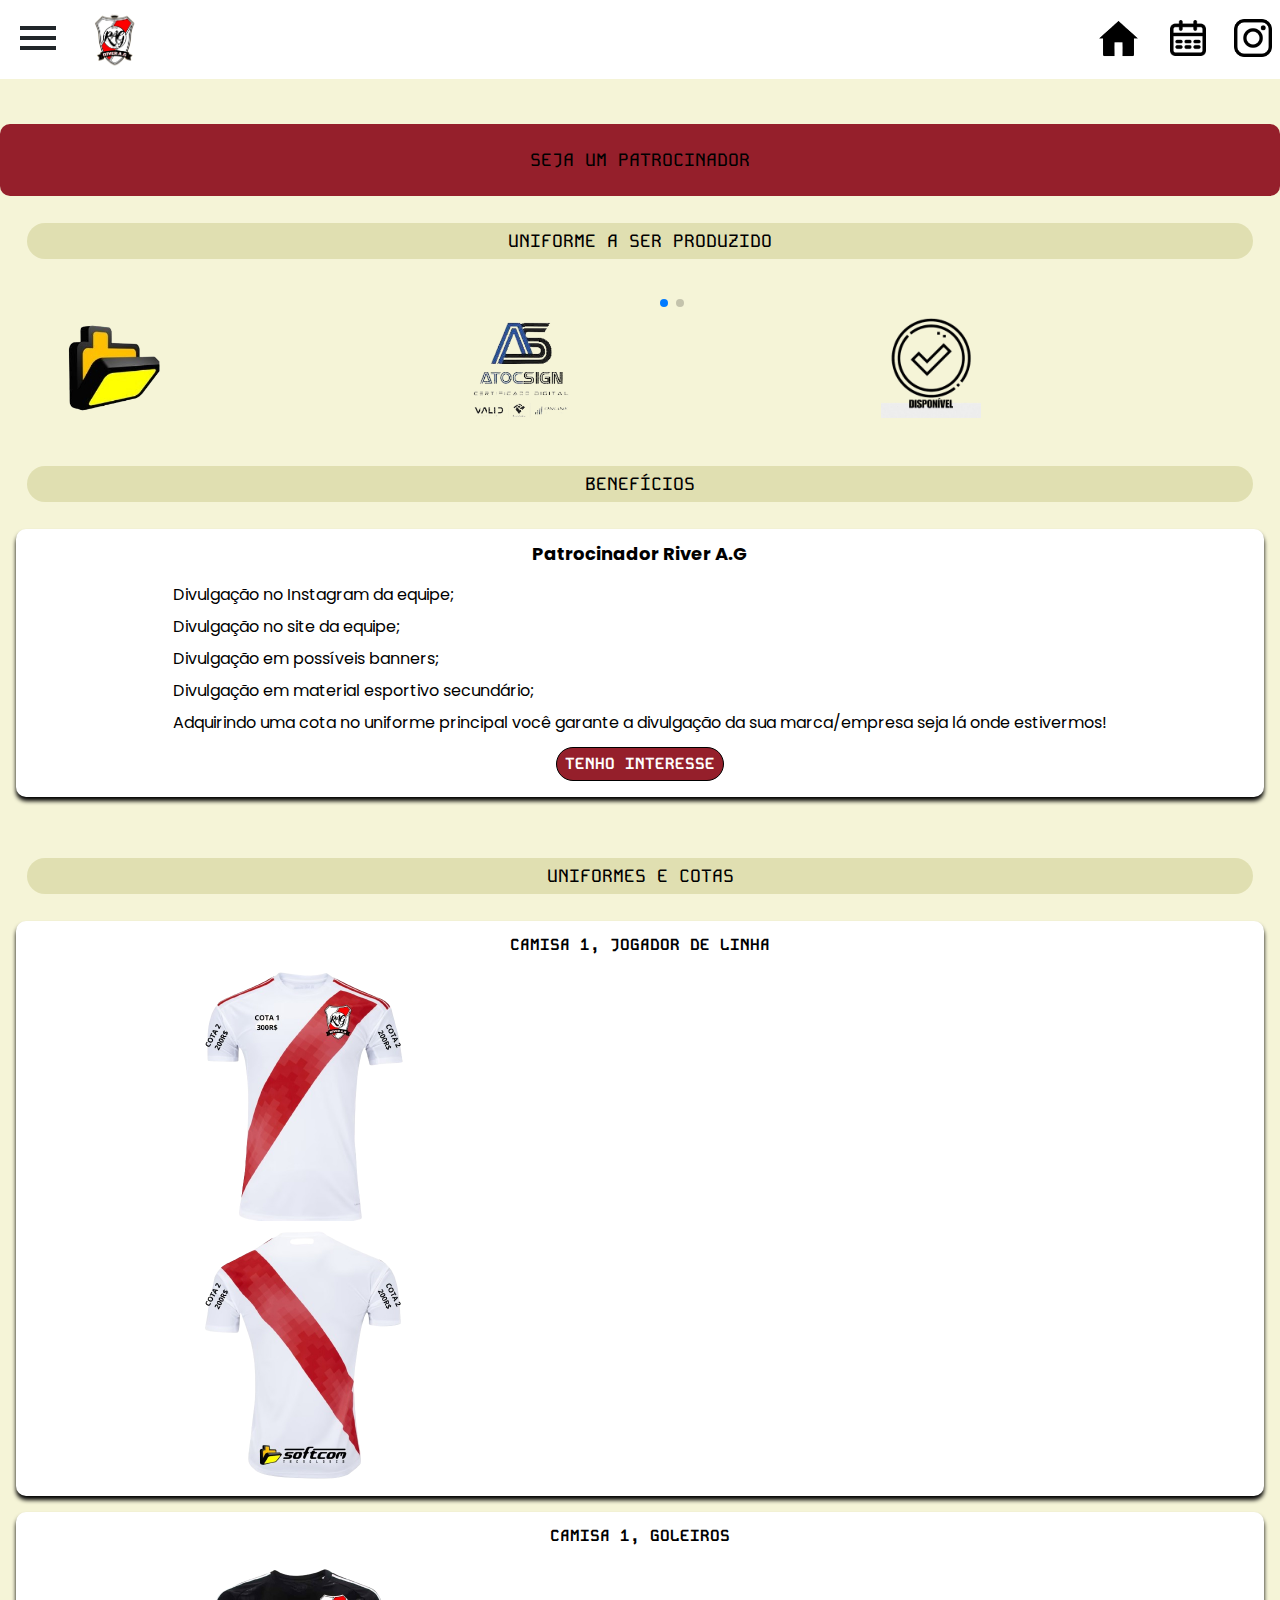
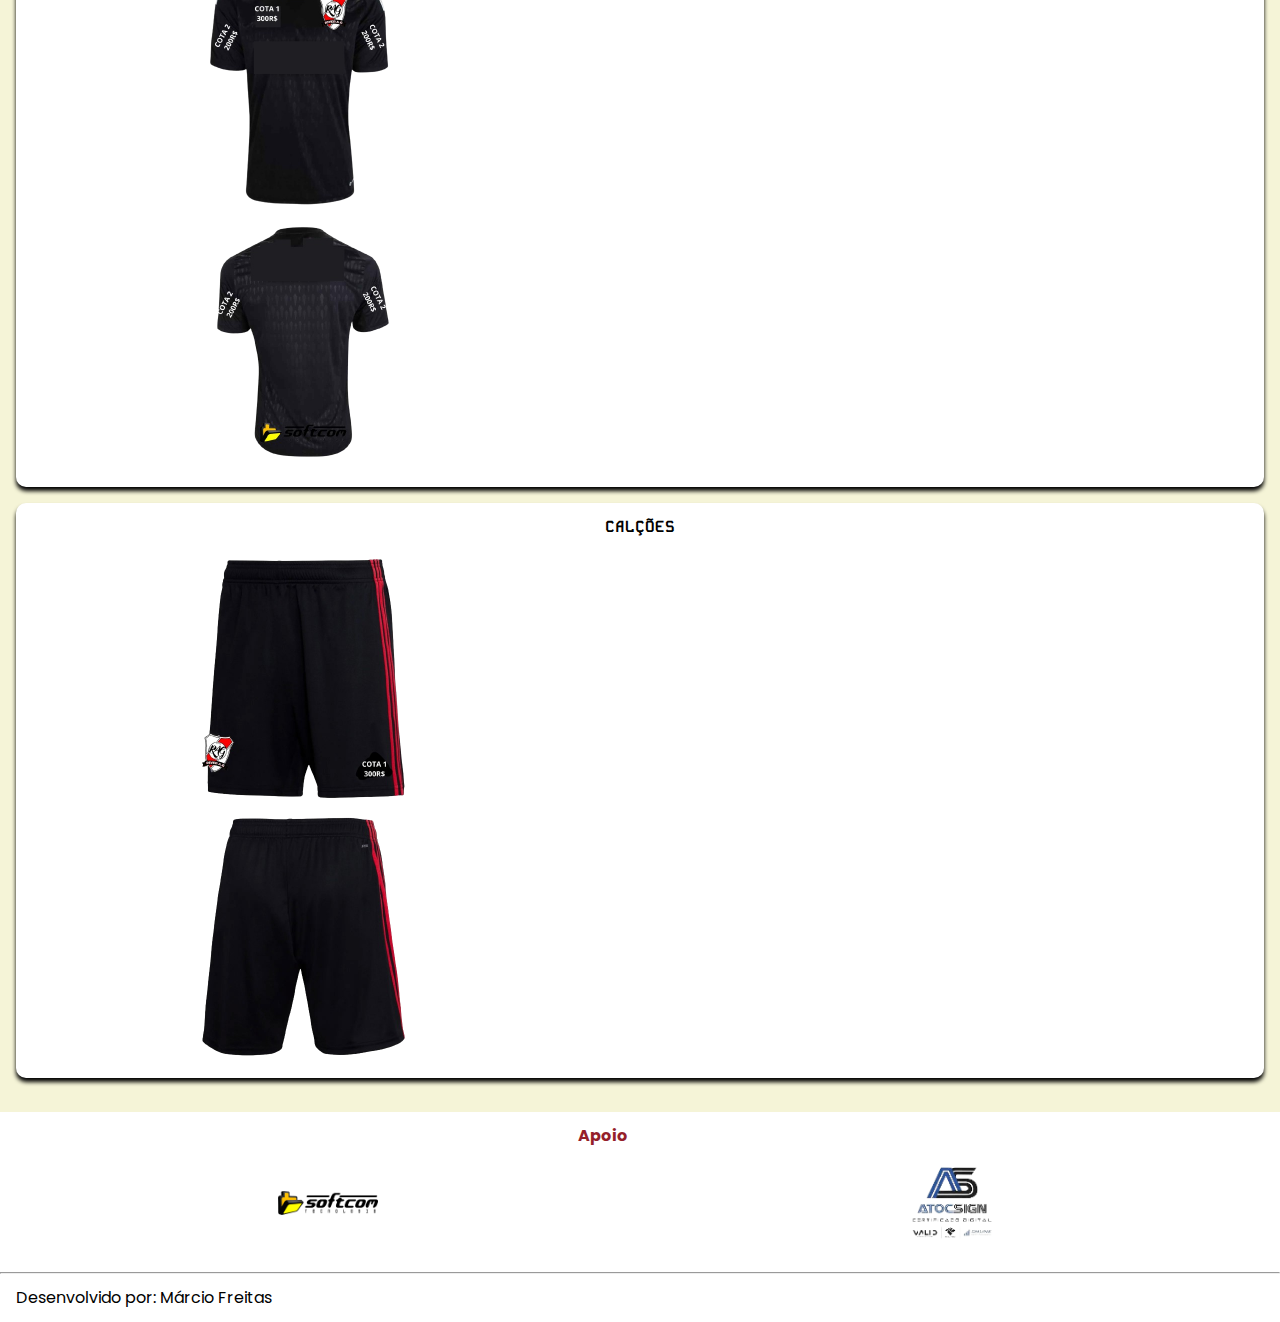
<file: pages/patrocinadores.html>
<!DOCTYPE html>
<html lang="pt-br">
<head>
    <meta charset="UTF-8">
    <meta name="viewport" content="width=device-width, initial-scale=1.0">
    <title>River A.G</title>
    <link rel="icon" href="../img/riverag.png" type="image/png">
    <link rel="stylesheet" href="../reset.css">
    <link rel="preconnect" href="https://fonts.googleapis.com">
    <link rel="preconnect" href="https://fonts.gstatic.com" crossorigin>
    <link href="https://fonts.googleapis.com/css2?family=Kode+Mono:wght@400..700&display=swap" rel="stylesheet">
    <link href="https://fonts.googleapis.com/css2?family=Kode+Mono:wght@400..700&family=Poppins:ital,wght@0,100;0,200;0,300;0,400;0,500;0,600;0,700;0,800;0,900;1,100;1,200;1,300;1,400;1,500;1,600;1,700;1,800;1,900&display=swap" rel="stylesheet">
    <link href="https://fonts.googleapis.com/css2?family=Poppins:wght@300;400;500;700&display=swap" rel="stylesheet">
    <link rel="stylesheet" href="https://cdn.jsdelivr.net/npm/swiper@11/swiper-bundle.min.css"/>
    <link rel="stylesheet" href="../styles.css">
</head>

<body>
    <header class="cabeçalho">
        <div class="container">
            
                <input type="checkbox" id="menu" class="container__botao">
                <label for="menu">
                    <span class="cabeçalho__menu-hamburguer container__imagem"></span>
                </label>
            
            <ul class="lista-menu">
                <li class="lista-menu__item">
                    <a href="../pages/partidas.html" class="lista-menu__link">Partidas</a>
                </li>
                <li class="lista-menu__item">
                    <a href="../pages/historia.html" class="lista-menu__link">História</a>
                </li>
                <li class="lista-menu__item">
                    <a href="../pages/elenco.html" class="lista-menu__link">Elenco</a>
                </li>
                <li class="lista-menu__item">
                    <a href="../pages/patrocinadores.html" class="lista-menu__link">Patrocinadores</a>
                </li>
            </ul>
            <img src="../img/riverag.png" alt="Logo do River A.G" class="container__imagem">
            
        </div>

        <div class="container">
            <a href="../index.html" class="container__link">
                <img src="../img/home.png" alt="Home" class="container__imagem__home">
                <p class="container__texto">Home</p>
            </a>
            <a href="../pages/agenda.html" class="container__link">
                <img src="../img/agenda.png" alt="Agenda"  class="container__imagem">
                <p class="container__texto">Agenda</p>
            </a>
            <a href="https://www.instagram.com/riveragfutsal" class="container__link">
                <img src="../img/contato.png" alt="Contato" class="container__imagem__contato">
                <p class="container__texto">Contato</p>
            </a>
        </div>  
    </header>
   

        <h2 class="carrossel__titulo carrossel__titulo__elenco">SEJA UM PATROCINADOR</h2>

        <section class="carrossel">
            <h2 class="carrossel__titulo__beneficios">Uniforme a ser produzido</h2>
            <!-- Slider main container -->
        <div class="swiper swiper__patrocinadores">
            <!-- Additional required wrapper -->
    
            <!-- If we need pagination -->
            <div class="swiper-pagination"></div>
    
            <div class="swiper-wrapper">
            <!-- Slides -->
            <div class="swiper-slide"><img class="carrossel__img" src="../img/softcom.png" alt="Frente da camisa do River A.G"></div>
            <div class="swiper-slide"><img class="carrossel__img" src="../img/atoc.png" alt="Costas da camisa do River A.G"></div>
            <div class="swiper-slide"><img class="carrossel__img" src="../img/disponivel.png" alt="Costas da camisa do River A.G"></div>
            <div class="swiper-slide"><img class="carrossel__img" src="../img/disponivel.png" alt="Costas da camisa do River A.G"></div> 
            <!-- If we need navigation buttons -->
            <div class="swiper-button-prev"></div>
            <div class="swiper-button-next"></div>
        
        </div>
    
        </section>

        <section class="carrossel">
            <h2 class="carrossel__titulo__beneficios">Benefícios</h2>
        <div class="card">
            <!-- 1º linha -->
            <div class="card__descricao">
                <!-- 1º coluna -->
                <div class="descricao">
                    <h2 class="descricao__titulo-jogo">Patrocinador River A.G </h2>
                    <br>
                </div>   
            </div>        
    
        <!-- 2º linha -->
            <div class="card__botoes">
                <!-- 1º coluna -->
                <ul>
                    <li>Divulgação no Instagram da equipe;</li><br>
                    <li>Divulgação no site da equipe;</li><br>
                    <li>Divulgação em possíveis banners;</li><br>
                    <li>Divulgação em material esportivo secundário;</li> <br>
                    <li>Adquirindo uma cota no uniforme principal você garante a divulgação da sua marca/empresa seja lá onde estivermos!</li><br>
                </ul>
            </div>
            
            <div class="card__botoes">
                <a href="https://www.instagram.com/riveragfutsal" class="botoes__ancora__info">TENHO INTERESSE</a>
                
            </div>
        </div>        
        </section>

        <h2 class="carrossel__titulo__beneficios">Uniformes e cotas</h2>

        <section class="carrossel carrossel__uniformes">
            
            <div class="card">
                <h2 class="card__titulo">Camisa 1, jogador de linha</h2>
                <div class="card__img">
                    <img src="../img/camisafrente.png" class="card__img__uniforme" alt="Frente da camisa principal de jogador de linha do River A.G">
                    <img src="../img/camisacostas.png" class="card__img__uniforme" alt="Costas da camisa principal de jogador de linha do River A.G">

                
                </div>
               
            </div>

            <div class="card">
                <h2 class="card__titulo">Camisa 1, Goleiros</h2>
                <div class="card__img">
                    <img src="../img/goleirofrente.png" class="card__img__uniforme" alt="Frente da camisa principal de goleiros do River A.G">
                    <img src="../img/goleirocostas.png" class="card__img__uniforme" alt="Costas da camisa principal de goleiros do River A.G">

                
                </div>
               
            </div>

            <div class="card">
                <h2 class="card__titulo">Calções</h2>
                <div class="card__img">
                    <img src="../img/shortfrente.png" class="card__img__uniforme" alt="Frente do calção principal do River A.G">
                    <img src="../img/shortcostas.png" class="card__img__uniforme" alt="Costas do calção principal do River A.G">

                
                </div>
               
            </div>
        
        </section>


    

        <footer class="rodape">
            <h2 class="rodape__apoio">Apoio</h2>
            <div class="rodape__logos">
                <a href="https://www.instagram.com/softcomfranquiavaledaborborema/"><img src="../img/logosoftcom.png" class="rodape__img"></a>
                <a href="https://wa.me/5583991163621"> <img src="../img/logoatoc.png" class="rodape__img"></a>
            </div>
        </footer>
        <hr>
        <footer class="rodape">
            <h2 class="rodape__titulo">Desenvolvido por: Márcio Freitas</h2>
        </footer>   

    <script src="https://cdn.jsdelivr.net/npm/swiper@11/swiper-bundle.min.js">      
    </script>
    <script>
        const swiper = new Swiper('.swiper', {
            spaceBetween: 10,
            slidesPerView: 3,
            pagination: {
                el: ".swiper-pagination" ,
                type: "bullets" ,            
            },    
        });
    </script>  
</body>

</html>
</file>
<file: styles.css>
@import url("styles/header.css");
@import url("styles/banner.css");
@import url("styles/carrosel.css");
@import url("styles/topicos.css");
@import url("styles/contato.css");
@import url("styles/footer.css");

:root {
    --branco: #FFFFFF;
    --cor-primaria: #f5f4d7;
    --cor-secundaria: #e0dfb1;
    --cor-terciaria: #951f2b;
    --cor-primaria-texto: #000000;
    --fonte-primaria: "Poppins", sans-serif;
    --fonte-secundaria: "Kode Mono", monospace;
} 

body {
    background-color: var(--cor-primaria);
    font-family: var(--fonte-primaria);
    font-size: 16px;
    font-weight: 400;
}
</file>
